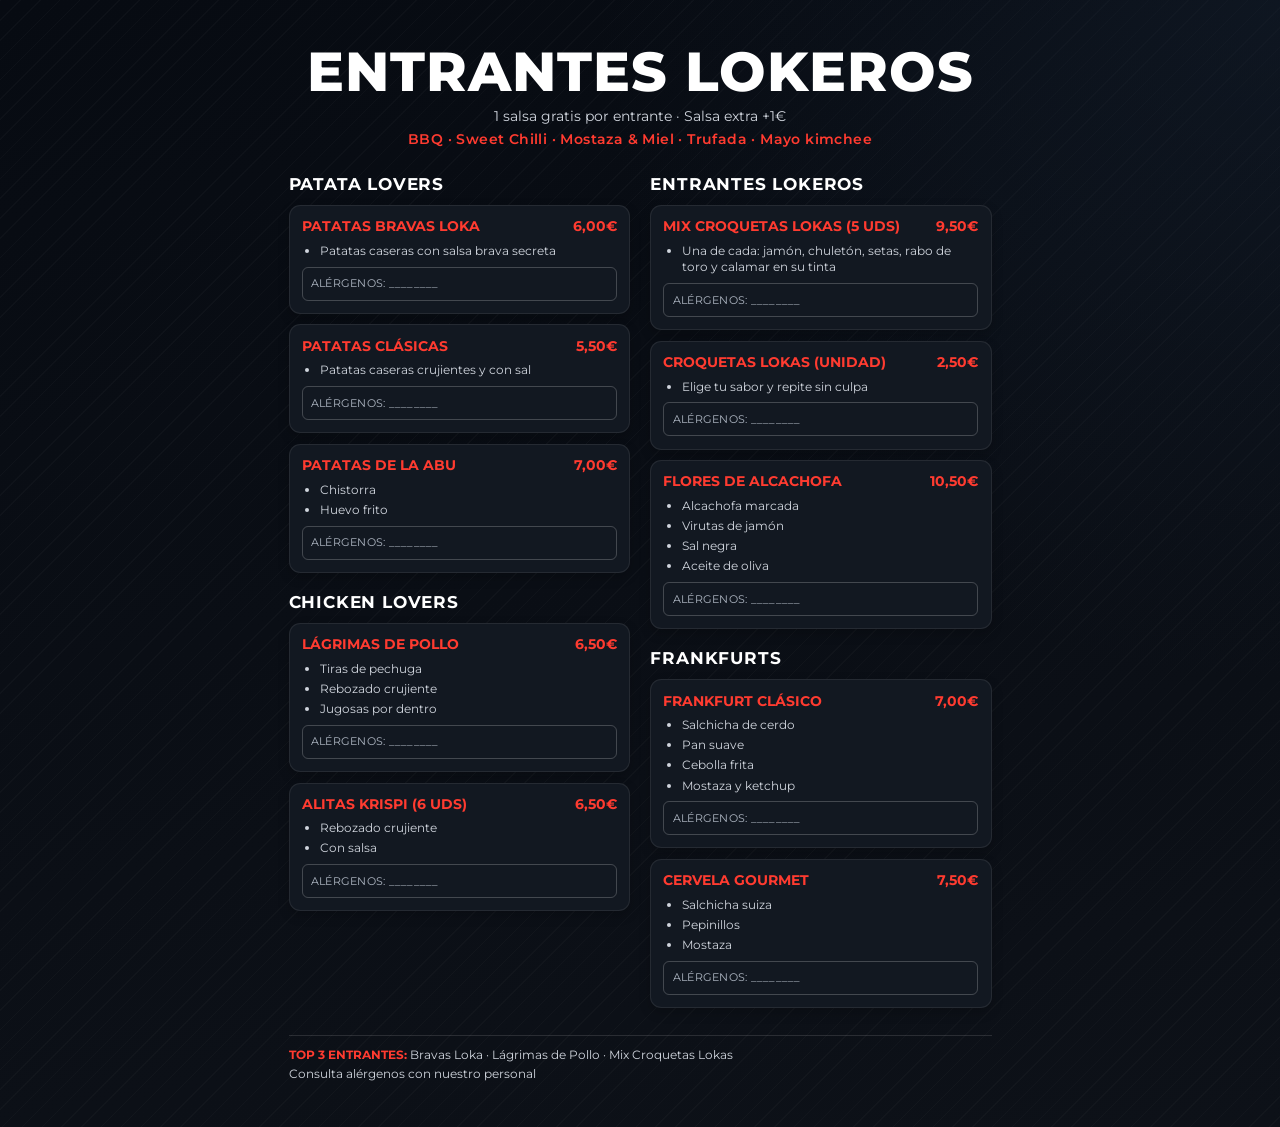
<file: index.html>
<!doctype html>
<html lang="es">
  <head>
    <meta charset="UTF-8" />
    <meta name="viewport" content="width=device-width, initial-scale=1.0" />
    <title>Carta Dark Premium · Entrantes Lokeros</title>
    <link rel="preconnect" href="https://fonts.googleapis.com" />
    <link rel="preconnect" href="https://fonts.gstatic.com" crossorigin />
    <link
      href="https://fonts.googleapis.com/css2?family=Montserrat:wght@400;500;600;700;800&display=swap"
      rel="stylesheet"
    />
    <link rel="stylesheet" href="styles.css" />
  </head>
  <body>
    <main class="page" id="menuRoot"></main>

    <script>
      const menuData = {
        title: "ENTRANTES LOKEROS",
        subtitle: "1 salsa gratis por entrante · Salsa extra +1€",
        sauces: ["BBQ", "Sweet Chilli", "Mostaza & Miel", "Trufada", "Mayo kimchee"],
        columns: [
          {
            sections: [
              {
                name: "PATATA LOVERS",
                items: [
                  { name: "PATATAS BRAVAS LOKA", price: "6,00€", bullets: ["Patatas caseras con salsa brava secreta"] },
                  { name: "PATATAS CLÁSICAS", price: "5,50€", bullets: ["Patatas caseras crujientes y con sal"] },
                  { name: "PATATAS DE LA ABU", price: "7,00€", bullets: ["Chistorra", "Huevo frito"] }
                ]
              },
              {
                name: "CHICKEN LOVERS",
                items: [
                  { name: "LÁGRIMAS DE POLLO", price: "6,50€", bullets: ["Tiras de pechuga", "Rebozado crujiente", "Jugosas por dentro"] },
                  { name: "ALITAS KRISPI (6 UDS)", price: "6,50€", bullets: ["Rebozado crujiente", "Con salsa"] }
                ]
              }
            ]
          },
          {
            sections: [
              {
                name: "ENTRANTES LOKEROS",
                items: [
                  { name: "MIX CROQUETAS LOKAS (5 UDS)", price: "9,50€", bullets: ["Una de cada: jamón, chuletón, setas, rabo de toro y calamar en su tinta"] },
                  { name: "CROQUETAS LOKAS (UNIDAD)", price: "2,50€", bullets: ["Elige tu sabor y repite sin culpa"] },
                  { name: "FLORES DE ALCACHOFA", price: "10,50€", bullets: ["Alcachofa marcada", "Virutas de jamón", "Sal negra", "Aceite de oliva"] }
                ]
              },
              {
                name: "FRANKFURTS",
                items: [
                  { name: "FRANKFURT CLÁSICO", price: "7,00€", bullets: ["Salchicha de cerdo", "Pan suave", "Cebolla frita", "Mostaza y ketchup"] },
                  { name: "CERVELA GOURMET", price: "7,50€", bullets: ["Salchicha suiza", "Pepinillos", "Mostaza"] }
                ]
              }
            ]
          }
        ],
        footerTop: { label: "TOP 3 ENTRANTES", value: "Bravas Loka · Lágrimas de Pollo · Mix Croquetas Lokas" },
        footerNote: "Consulta alérgenos con nuestro personal"
      };

      function renderItem(item) {
        const bullets = item.bullets.map((bullet) => `<li>${bullet}</li>`).join("");

        return `
          <article class="menu-card">
            <header class="card-header">
              <h3 class="item-name">${item.name}</h3>
              <p class="item-price">${item.price}</p>
            </header>
            <ul class="item-bullets">${bullets}</ul>
            <div class="allergens-box">ALÉRGENOS: ________</div>
          </article>
        `;
      }

      function renderSection(section) {
        const items = section.items.map(renderItem).join("");

        return `
          <section class="menu-section">
            <h2 class="section-title">${section.name}</h2>
            <div class="cards-stack">${items}</div>
          </section>
        `;
      }

      function renderColumn(column) {
        return `<div class="menu-column">${column.sections.map(renderSection).join("")}</div>`;
      }

      function renderMenu(data) {
        const sauces = data.sauces.join(" · ");
        const columns = data.columns.map(renderColumn).join("");

        return `
          <div class="menu-wrap">
            <header class="menu-header">
              <h1 class="menu-title">${data.title}</h1>
              <p class="menu-subtitle">${data.subtitle}</p>
              <p class="menu-sauces">${sauces}</p>
            </header>

            <section class="menu-grid">${columns}</section>

            <footer class="menu-footer">
              <p><span>${data.footerTop.label}:</span> ${data.footerTop.value}</p>
              <p>${data.footerNote}</p>
            </footer>
          </div>
        `;
      }

      document.getElementById("menuRoot").innerHTML = renderMenu(menuData);
    </script>
  </body>
</html>
</file>
<file: styles.css>
:root {
  --bg-primary: #070b12;
  --bg-secondary: #0d1118;
  --card-bg: #121821;
  --card-border: #ffffff14;
  --text-primary: #ffffff;
  --text-secondary: #d0d5dd;
  --accent: #ff3b30;
}

* {
  box-sizing: border-box;
}

html,
body {
  margin: 0;
  padding: 0;
  min-height: 100%;
}

body {
  font-family: "Montserrat", sans-serif;
  color: var(--text-primary);
  background:
    radial-gradient(circle at top right, #18253666, transparent 40%),
    repeating-linear-gradient(135deg, #ffffff06 0px, #ffffff06 1px, transparent 1px, transparent 14px),
    linear-gradient(170deg, var(--bg-primary), var(--bg-secondary));
}

.page {
  width: 210mm;
  min-height: 297mm;
  margin: 0 auto;
  padding: 12mm;
}

.menu-wrap {
  display: flex;
  flex-direction: column;
  gap: 7mm;
}

.menu-header {
  text-align: center;
  break-inside: avoid;
}

.menu-title {
  margin: 0;
  font-size: 14.5mm;
  line-height: 1;
  letter-spacing: 1px;
  text-transform: uppercase;
  font-weight: 800;
}

.menu-subtitle,
.menu-sauces {
  margin: 2mm 0 0;
  font-size: 3.6mm;
}

.menu-subtitle {
  color: var(--text-secondary);
}

.menu-sauces {
  color: var(--accent);
  font-weight: 600;
  letter-spacing: 0.4px;
}

.menu-grid {
  display: grid;
  grid-template-columns: repeat(2, minmax(0, 1fr));
  gap: 5.5mm;
}

.menu-column {
  display: flex;
  flex-direction: column;
  gap: 5mm;
}

.menu-section {
  display: flex;
  flex-direction: column;
  gap: 3mm;
}

.section-title {
  margin: 0;
  font-size: 4.5mm;
  font-weight: 700;
  letter-spacing: 0.8px;
  text-transform: uppercase;
}

.cards-stack {
  display: flex;
  flex-direction: column;
  gap: 2.8mm;
}

.menu-card {
  background: var(--card-bg);
  border: 0.25mm solid var(--card-border);
  border-radius: 3mm;
  box-shadow: 0 1.2mm 3.2mm #00000033;
  padding: 3.2mm;
  break-inside: avoid;
  page-break-inside: avoid;
  display: flex;
  flex-direction: column;
  gap: 2mm;
}

.card-header {
  display: flex;
  justify-content: space-between;
  align-items: baseline;
  gap: 3mm;
}

.item-name,
.item-price {
  margin: 0;
  color: var(--accent);
  font-weight: 700;
  line-height: 1.2;
}

.item-name {
  font-size: 3.7mm;
}

.item-price {
  font-size: 3.8mm;
  white-space: nowrap;
}

.item-bullets {
  margin: 0;
  padding-left: 5mm;
  color: var(--text-secondary);
  font-size: 3.2mm;
  line-height: 1.35;
  display: grid;
  gap: 1mm;
}

.allergens-box {
  min-height: 9mm;
  border: 0.2mm solid #ffffff35;
  border-radius: 1.6mm;
  color: #aeb6c2;
  font-size: 2.8mm;
  letter-spacing: 0.25px;
  display: flex;
  align-items: center;
  padding: 1.7mm 2.2mm;
}

.menu-footer {
  margin-top: auto;
  border-top: 0.25mm solid #ffffff1f;
  padding-top: 3mm;
  display: grid;
  gap: 1.2mm;
  break-inside: avoid;
}

.menu-footer p {
  margin: 0;
  font-size: 3.2mm;
  color: var(--text-secondary);
}

.menu-footer span {
  color: var(--accent);
  font-weight: 700;
}

@page {
  size: A4 portrait;
  margin: 0;
}

@media print {
  html,
  body {
    width: 210mm;
    height: 297mm;
    -webkit-print-color-adjust: exact;
    print-color-adjust: exact;
  }

  .page {
    margin: 0;
  }
}
</file>
